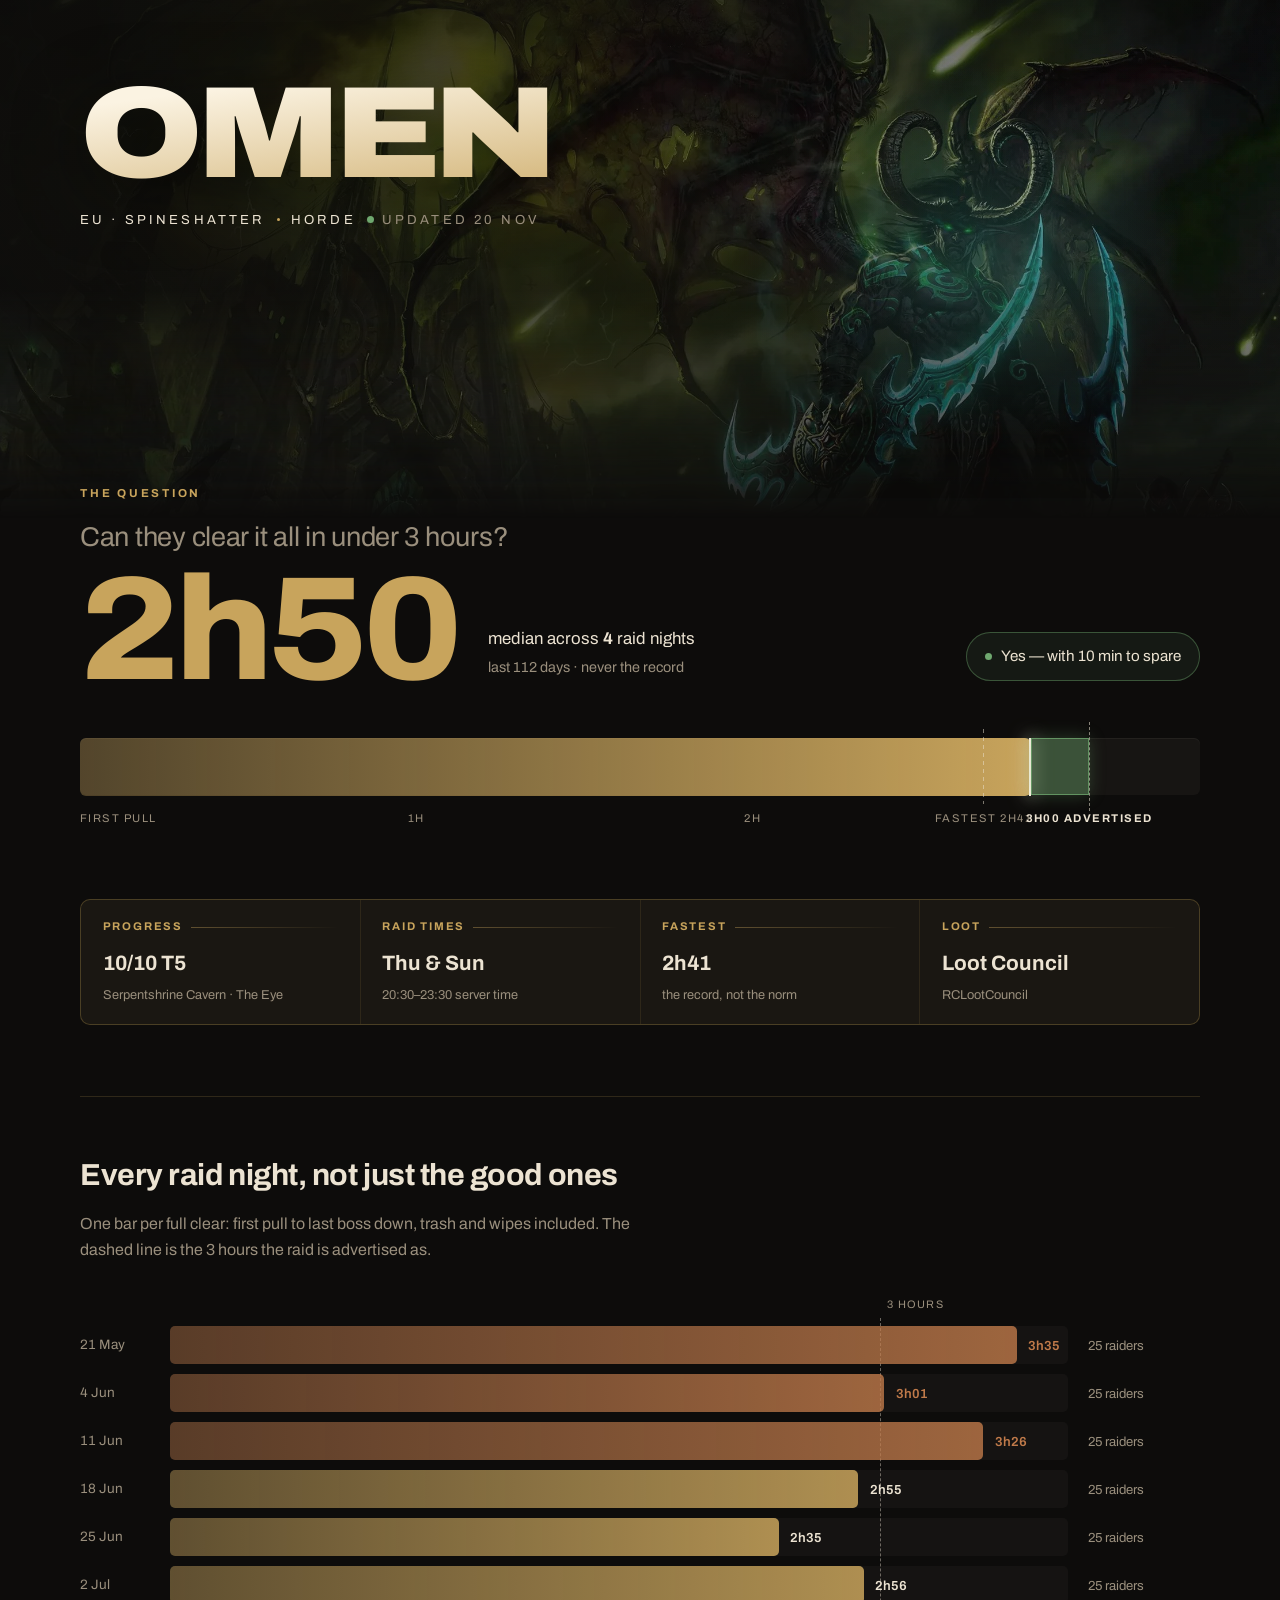
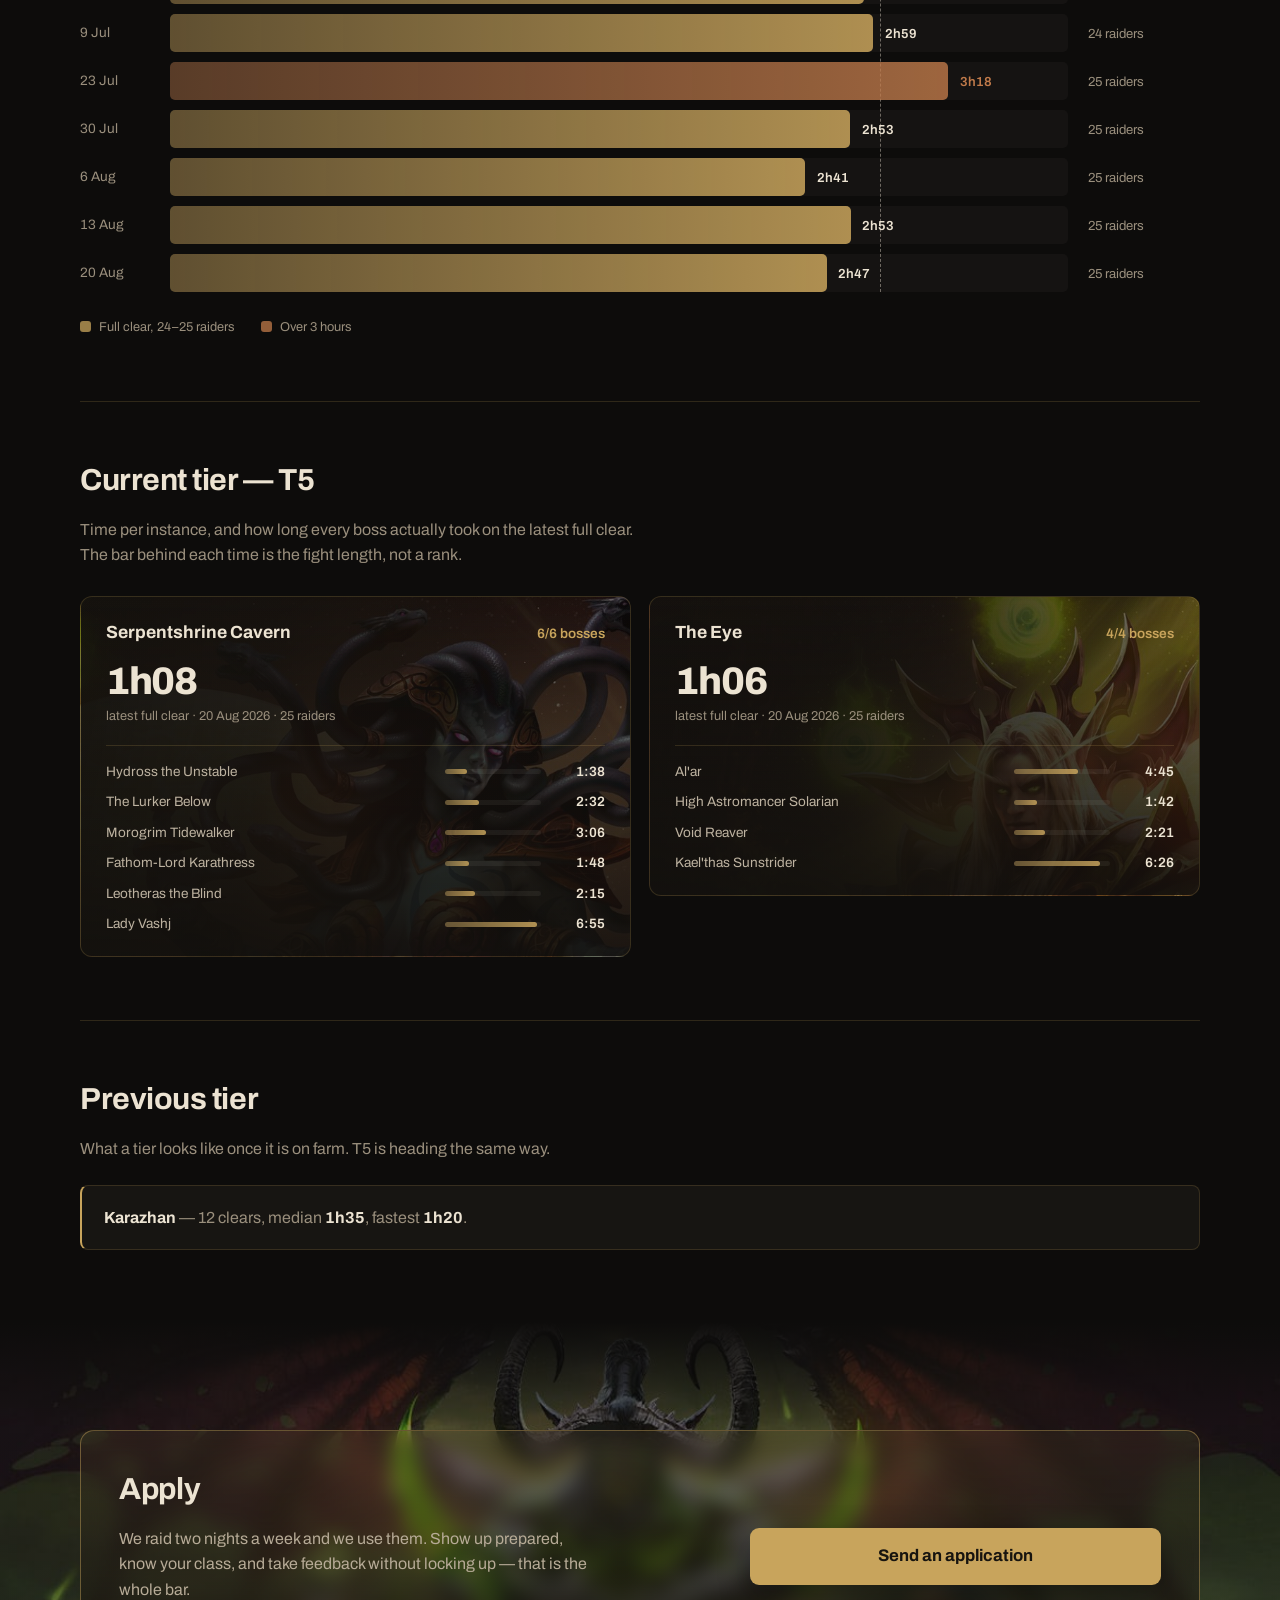
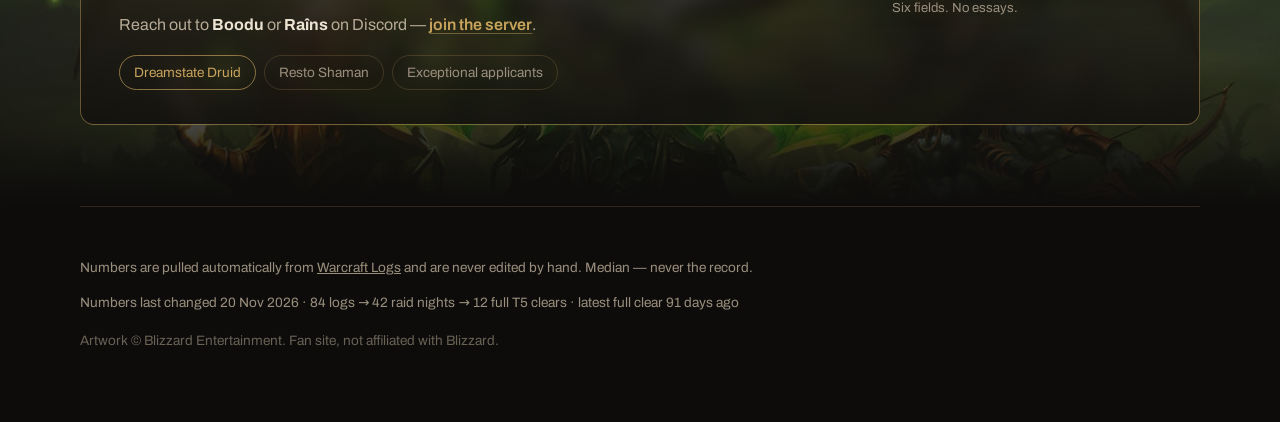
<file: site/index.html>
<!doctype html>
<html lang="en">
<head>
<meta charset="utf-8">
<meta name="viewport" content="width=device-width, initial-scale=1">
<title>Omen · Spineshatter</title>

<!-- OG-TAGS: kraever ABSOLUTTE url'er. Naar domaenet lander, rettes de her —
     og kun her. Beskrivelsen opdateres af scripts/fetch_data.py, ikke af
     browseren, fordi Discord laeser den statiske vaerdi.
     ROER IKKE FORMATET: update_og_tags() i fetch_data.py matcher praecis
     <meta property="..." content="..."> med den her attribut-raekkefoelge. -->
<meta property="og:type" content="website">
<meta property="og:site_name" content="Omen">
<meta property="og:title" content="Omen · Spineshatter — 10/10 T5, median clear 2h56">
<meta property="og:description" content="Thursdays 20:30-23:30 server time. Wall-clock clear time from first pull to last boss, trash and wipes included. Median across 5 raid nights — never the record.">
<meta property="og:url" content="https://omenguild.com/">
<meta property="og:image" content="https://omenguild.com/art/t6-illidan.webp">
<meta name="theme-color" content="#0d0c0b">

<!-- Fonten ligger hos os selv, ikke hos Google — se noten i style.css.
     preload, fordi @font-face staar inde i style.css: uden den her linje
     opdager browseren foerst fonten, naar CSS'en er hentet og parset, og
     saa naar man at se systemfonten skifte. -->
<link rel="preload" href="fonts/archivo-var.woff2" as="font" type="font/woff2" crossorigin>

<!-- ?v= er IKKE pynt. Browseren og Cloudflare har lov at gemme style.css i
     timevis, mens index.html altid hentes frisk. Uden versionen kan en
     besoegende koere NY html med GAMMEL css — og en manglende variabel gaar
     ikke i stykker med en fejl: hele background-linjen bliver ugyldig, saa
     medianbaren stod sort, og en slettet section-regel tegnede en guldstreg
     hen over hero'en. Nyt tal her HVER gang style.css aendrer sig. -->
<link rel="stylesheet" href="style.css?v=2">
<style>
/* ---------- HERO ---------- */
/* Kunsten hoerer til hero'en, ikke til hele siden: den staar bag navnet,
   toner ud inden tallene, og lader data overtage laengere nede. */
header {
  --hero-h: clamp(20rem, 58vh, 32.5rem);
  position: relative;
  height: var(--hero-h);
  overflow: hidden;
}

/* Kunsten skal DOE UD nedad, ikke klippes af. Uden masken stopper hero'en
   haardt ved sin underkant, og fordi body'ens baggrund har sine egne
   radialer, giver det et synligt spring tvaers over siden — maalt til 3,1
   lysstyrke-enheder, praecis der hvor spoergsmaalet staar. */
.hero-art {
  position: absolute;
  inset: 0;
  /* Illidan i toppen: han er Black Temple, altsaa naeste tier. Siden er klar
     til Phase 3 uden at skulle skifte hero-kunst paa dagen. */
  background: url("art/t6-illidan.webp") 62% 30% / cover no-repeat;
  transform: scale(1.08);
  mask-image: linear-gradient(180deg, #000 0%, #000 56%, transparent 96%);
  animation: drift 26s ease-in-out infinite alternate;
}
/* Sloeret skal doe ud efter NOEJAGTIG samme kurve som kunsten. Det vandrette
   lag har ingen lodret udtoning i sig selv, saa uden masken moerkner det
   stadig de sidste raekker — og saa staar sommen der bare svagere. */
.hero-scrim {
  position: absolute;
  inset: 0;
  background:
    linear-gradient(90deg, rgba(13,12,11,0.94) 0%, rgba(13,12,11,0.62) 42%, rgba(13,12,11,0.08) 100%),
    linear-gradient(180deg, rgba(13,12,11,0.55) 0%, rgba(13,12,11,0.05) 30%, rgba(13,12,11,0.7) 74%, rgba(13,12,11,0) 100%);
  mask-image: linear-gradient(180deg, #000 0%, #000 56%, transparent 96%);
}

/* ---------- FEL: Illidans eget lys ---------- */
/* Gloeden i hans oejne og glaives er groenblaa, ikke guld. Hero'en faar sit
   eget lag i den farve. Guld bliver paa tallene — ellers slaas de to farver
   om opmaerksomheden. */
.fel-bloom {
  position: absolute;
  top: 6%; right: 5%;
  width: min(28rem, 60vw); aspect-ratio: 1;
  background: radial-gradient(circle, rgba(87,214,196,0.20) 0%, rgba(87,214,196,0.07) 38%, transparent 60%);
  animation: fel-breathe 6.5s ease-in-out infinite alternate;
}
/* Masken lader motes tone ud i begge ender i stedet for at blive klippet.
   En halvt afklippet mote med gloed er et blink praecis paa kanten. */
.fel-field {
  position: absolute;
  inset: 0;
  overflow: hidden;
  mask-image: linear-gradient(180deg, transparent 0%, #000 12%, #000 84%, transparent 99%);
}
.mote {
  position: absolute;
  bottom: -14px;
  width: 4px; height: 4px;
  border-radius: 50%;
  background: var(--fel);
  box-shadow: 0 0 11px 2px rgba(87,214,196,0.5);
  opacity: 0;
  animation: fel-rise 13s linear infinite;
}

.hero-inner { position: relative; padding-top: clamp(2.5rem, 9vh, 5.75rem); }

.masthead {
  margin: 0;
  /* Maksimum sat af Simon i design-canvas'et: 130px = 8.125rem.
     Mellemleddet betyder, at navnet vokser med vinduet indtil ca.
     1040px bredde og derefter staar stille. */
  font-size: clamp(3.75rem, 12.5vw, 8.125rem);
  line-height: 0.82;
  font-weight: 900;
  font-variation-settings: "wdth" 116;
  letter-spacing: -0.045em;
  text-transform: uppercase;
  background: linear-gradient(172deg, #fbf3e2 10%, var(--gold) 82%);
  -webkit-background-clip: text;
  background-clip: text;
  color: transparent;
  filter: drop-shadow(0 14px 34px rgba(0,0,0,0.6));
  animation: rise-blur 1s cubic-bezier(0.16,1,0.3,1) both;
}
/* Fallback: kan browseren ikke klippe gradient til tekst, faar den guld. */
@supports not (background-clip: text) { .masthead { color: var(--gold); } }

.tagline {
  display: flex;
  flex-wrap: wrap;
  align-items: center;
  gap: 0.7rem;
  margin: 1.35rem 0 0;
  font-size: clamp(0.7rem, 1.7vw, 0.82rem);
  letter-spacing: 0.24em;
  text-transform: uppercase;
  animation: rise 0.9s cubic-bezier(0.16,1,0.3,1) 0.18s both;
}
.dot { width: 3px; height: 3px; border-radius: 50%; background: var(--gold); }
.live { display: inline-flex; align-items: center; gap: 0.5rem; color: var(--muted); }
.pip { width: 7px; height: 7px; border-radius: 50%; background: var(--good); animation: pulse 2.6s ease-out infinite; }

/* ---------- BUDGET ---------- */
.budget { position: relative; margin-top: clamp(-3rem, -4vh, -2rem); padding-bottom: 0.5rem; }
.eyebrow { margin: 0; font-size: 0.72rem; font-weight: 700; letter-spacing: 0.24em; text-transform: uppercase; color: var(--gold); }
.question { margin: 0.85rem 0 0; font-size: clamp(1.1rem, 2.6vw, 1.7rem); font-weight: 400; color: var(--muted); letter-spacing: -0.01em; }

.answer { display: flex; align-items: flex-end; flex-wrap: wrap; gap: 0.75rem 1.9rem; margin-top: 0.6rem; }
.figure {
  font-size: clamp(3.5rem, 11.5vw, 9.25rem);
  line-height: 0.84;
  font-weight: 800;
  font-variation-settings: "wdth" 108;
  letter-spacing: -0.035em;
  color: var(--gold);
  font-variant-numeric: tabular-nums;
  animation: shutter 1.1s cubic-bezier(0.16,1,0.3,1) 0.3s both;
}
.qual { padding-bottom: 0.85rem; }
.qual .big { font-size: 1.05rem; color: var(--text); }
.qual .small { font-size: 0.9rem; color: var(--muted); margin-top: 0.2rem; }

.verdict {
  margin-left: auto;
  margin-bottom: 0.75rem;
  display: inline-flex;
  align-items: center;
  gap: 0.6rem;
  padding: 0.7rem 1.1rem;
  border-radius: 999px;
  border: 1px solid rgba(111,168,111,0.42);
  background: rgba(111,168,111,0.09);
  font-size: 0.95rem;
  animation: rise 0.8s cubic-bezier(0.16,1,0.3,1) 0.85s both;
}
.verdict.over { border-color: rgba(192,122,74,0.5); background: rgba(192,122,74,0.1); }
.verdict.over .pip { background: var(--warn); }

/* Maaleren: hele aftenens budget som ét spor. Fyldet er medianen, den
   stiplede streg er de 3 timer, og hullet imellem er sandheden — groent
   naar der er tid tilovers, orange naar der ikke er. */
.meter { margin-top: clamp(2rem, 5vh, 3.25rem); }
.meter-track {
  position: relative;
  height: clamp(2.4rem, 5vw, 3.6rem);
  border-radius: 6px;
  background: rgba(236,227,210,0.045);
  box-shadow: inset 0 1px 0 rgba(236,227,210,0.06);
}
.meter-fill {
  position: absolute;
  inset: 0 auto 0 0;
  border-radius: 6px;
  background: linear-gradient(90deg, rgba(200,164,92,0.34), var(--gold));
  transform-origin: left center;
  animation: grow 1.5s cubic-bezier(0.16,1,0.3,1) 0.55s both;
}
.meter-fill.over { background: linear-gradient(90deg, rgba(192,122,74,0.32), var(--warn)); }
.meter-fill::after {
  content: "";
  position: absolute; top: 0; bottom: 0; right: 0; width: 2px;
  background: #fbf3e2;
  box-shadow: 0 0 18px 2px rgba(251,243,226,0.55);
}
/* Hullet mellem medianen og de 3 timer ER pointen med maaleren. Det er tit
   kun et par procent af sporet, saa det skal have kontrast nok til at ses. */
.meter-gap {
  position: absolute; top: 0; bottom: 0;
  background: rgba(111,168,111,0.42);
  box-shadow: inset 0 0 0 1px rgba(111,168,111,0.75), 0 0 16px rgba(111,168,111,0.3);
}
.meter-gap.over { background: rgba(192,122,74,0.45); box-shadow: inset 0 0 0 1px rgba(192,122,74,0.8), 0 0 16px rgba(192,122,74,0.3); }
.meter-best { position: absolute; top: -9px; bottom: -9px; width: 1px; background: repeating-linear-gradient(180deg, rgba(236,227,210,0.5) 0 4px, transparent 4px 8px); }
.meter-limit { position: absolute; top: -16px; bottom: -16px; width: 0; border-left: 1px dashed rgba(236,227,210,0.55); }

.meter-scale { position: relative; height: 2.2rem; margin-top: 0.9rem; font-size: 0.7rem; letter-spacing: 0.13em; text-transform: uppercase; color: var(--muted); }
/* Etiketterne flyttes med MARGIN-LEFT, ikke med left. Grunden er en faelde,
   der koster en time, hvis man ikke kender den: en absolut placeret boks med
   "left: 90%" faar kun den plads, der er tilbage til hoejre for de 90%, og
   selv "width: max-content" bliver klemt ned i det hul — her til 1px. Saa
   flyder nowrap-teksten ud af siden. Med "left: 0" maales boksen mod HELE
   sporet, og margenen skubber den bagefter paa plads. Bemaerk MIN-width:
   "width: max-content" kan stadig klemmes af den plads, der er til raadighed
   — en minimumsbredde kan ikke.
   Paa brede skaerme gemmer spildet sig i sidemargenen, saa fejlen ses
   foerst paa mobil. JS saetter margin-left, ikke left. */
.tick { position: absolute; top: 0; left: 0; min-width: max-content; transform: translateX(-50%); white-space: nowrap; }
.tick.start { transform: none; }
/* .at-limit og IKKE .limit: barernes 3-timers-streg hedder ogsaa .limit,
   og saa arvede etiketten dens top, width:0 og stiplede kant. */
.tick.at-limit { color: var(--text); font-weight: 700; }

/* ---------- FACTS ---------- */
.facts {
  margin: clamp(2.5rem, 6vh, 4rem) 0 0;
  display: grid;
  grid-template-columns: repeat(auto-fit, minmax(min(100%, 13rem), 1fr));
  gap: 1px;
  background: var(--line);
  border: 1px solid var(--line);
  border-radius: 10px;
  overflow: hidden;
}
.fact { background: rgba(24,21,18,0.86); padding: 1.15rem 1.35rem; backdrop-filter: blur(6px); animation: rise 0.7s cubic-bezier(0.16,1,0.3,1) both; }
.fact:nth-child(1) { animation-delay: 0.95s; }
.fact:nth-child(2) { animation-delay: 1.03s; }
.fact:nth-child(3) { animation-delay: 1.11s; }
.fact:nth-child(4) { animation-delay: 1.19s; }
/* Etiketten skal kunne ses, uden at slaas med tallet under den. Derfor en
   ANDEN slags vaegt end vaerdien: guld, fed og spaerret i stedet for stor. */
.fact dt { display: flex; align-items: center; gap: 0.5rem; color: var(--gold); font-size: 0.7rem; font-weight: 700; letter-spacing: 0.16em; text-transform: uppercase; }
.fact dt::after { content: ""; flex: 1; height: 1px; background: linear-gradient(90deg, rgba(200,164,92,0.4), transparent); }
.fact dd { margin: 0.7rem 0 0; font-size: 1.3rem; font-weight: 700; font-variant-numeric: tabular-nums; }
.fact dd small { display: block; font-size: 0.8rem; font-weight: 400; color: var(--muted); margin-top: 0.25rem; }

/* ---------- SEKTIONER ---------- */
.band { padding-top: clamp(2.5rem, 6vh, 3.4rem); margin-top: clamp(3rem, 7vh, 4.9rem); border-top: 1px solid var(--line); }

/* ---------- CONSISTENCY BARS ---------- */
.bars-wrap {
  position: relative;
  padding-top: 2.1rem;
  margin-top: 1.9rem;
  /* Kolonnebredderne bor her, saa stregen og raekkerne regner paa de samme
     tal. Aendrer du den ene, foelger den anden med. */
  --col-date: 4.4rem;
  --col-meta: 7rem;
  --col-gap: 1.25rem;
}
.bars { display: grid; gap: 0.65rem; }
/* Tre faste kolonner, ikke flex. Ellers bestemmer laengden af etiketten til
   hoejre, hvor bredt sporet bliver, og saa maaler barerne ikke det samme. */
.bar-row { display: grid; grid-template-columns: var(--col-date) 1fr var(--col-meta); align-items: center; gap: var(--col-gap); }
.bar-date { color: var(--muted); font-size: 0.85rem; font-variant-numeric: tabular-nums; }
.bar-track { position: relative; height: 2.35rem; border-radius: 5px; background: rgba(236,227,210,0.035); }
.bar-fill {
  position: absolute; inset: 0 auto 0 0;
  border-radius: 5px;
  transform-origin: left center;
  background: linear-gradient(90deg, rgba(200,164,92,0.42), rgba(200,164,92,0.86));
  animation: grow 0.85s cubic-bezier(0.16,1,0.3,1) both;
}
/* Farverne har et rangfoelge-problem: en aften kan baade vaere lille og
   ufuldstaendig. "Ufuldstaendig" vinder altid, fordi den er grunden til, at
   tiden ikke maa laeses som en clear-tid. Derfor staar .partial SIDST. */
.bar-row.small .bar-fill { background: linear-gradient(90deg, rgba(140,150,175,0.4), rgba(140,150,175,0.62)); }
.bar-fill.median { background: linear-gradient(90deg, rgba(200,164,92,0.6), var(--gold-bright)); box-shadow: 0 0 26px rgba(200,164,92,0.28); }
.bar-fill.over { background: linear-gradient(90deg, rgba(192,122,74,0.4), rgba(192,122,74,0.8)); }
.bar-fill.partial { background: linear-gradient(90deg, rgba(192,122,74,0.42), rgba(192,122,74,0.68)); }
/* Tallet ligger i sit eget lag, ikke inde i baren. Ellers skubber teksten
   smalle barer ud i bredden. */
.bar-value { position: absolute; top: 0; bottom: 0; display: flex; align-items: center; min-width: max-content; font-size: 0.82rem; font-weight: 600; font-variant-numeric: tabular-nums; white-space: nowrap; }
/* Uden for baren som udgangspunkt — det er den aabne, moderne aflaesning.
   JS flytter den ind i baren, hvis den ellers ville stikke ud af sporet. */
.bar-value.outside { padding-left: 0.7rem; color: var(--text); }
.bar-value.inside { padding-right: 0.7rem; color: #17140f; }
.bar-value.on-median { color: var(--gold-bright); }
.bar-value.on-over { color: var(--warn); }
.bar-value.inside.on-median, .bar-value.inside.on-over { color: #17140f; }
.bar-meta { font-size: 0.82rem; color: var(--muted); white-space: nowrap; overflow: hidden; text-overflow: ellipsis; }

/* Stregen skal maale paa NOEJAGTIG samme spor som barerne. Derfor ligger den
   i et overlay med det samme kolonne-template — ikke ovenpaa hele sektionens
   bredde, hvor en aften over 3 timer kom til at se ud som om den laa under. */
.limit-layer { position: absolute; inset: 0; display: grid; grid-template-columns: var(--col-date) 1fr var(--col-meta); gap: var(--col-gap); pointer-events: none; }
.limit-col { position: relative; }
.limit { position: absolute; top: 1.55rem; bottom: 0; width: 0; border-left: 1px dashed rgba(236,227,210,0.42); }
.limit span { position: absolute; top: -1.35rem; left: 0.4rem; min-width: max-content; font-size: 0.68rem; letter-spacing: 0.12em; text-transform: uppercase; color: var(--muted); white-space: nowrap; }

.legend { display: flex; flex-wrap: wrap; gap: 0.8rem 1.6rem; margin-top: 1.6rem; font-size: 0.8rem; color: var(--muted); }
.legend i { display: inline-block; width: 11px; height: 11px; border-radius: 3px; margin-right: 0.5rem; vertical-align: -1px; }

/* ---------- TIER CARDS ---------- */
/* align-items: start — uden den straekker grid'et alle kort i raekken til
   samme hoejde, og et kort med faerre bosser staar tomt i bunden. */
.cards { display: grid; grid-template-columns: repeat(auto-fit, minmax(min(100%, 20rem), 1fr)); gap: 1.15rem; margin-top: 1.75rem; align-items: start; }
/* Hvert kort viser SIT udsnit af den samme kunst: Kael'thas til The Eye,
   Vashj til Serpentshrine. Ét billede, to udsnit — browseren henter det kun
   én gang. --art-x saettes pr. kort i JS og styrer hvilken figur der rammes. */
.card {
  position: relative;
  border: 1px solid rgba(200,164,92,0.2);
  border-radius: 12px;
  padding: 1.4rem 1.55rem 1.3rem;
  background:
    /* To slor over billedet. Det lodrette moerkner nedad, hvor kill-tiderne
       staar — ellers ligger tallene oven paa figurens lyseste partier. */
    linear-gradient(180deg, rgba(18,16,13,0) 0%, rgba(18,16,13,0.42) 44%, rgba(18,16,13,0.9) 100%),
    /* Det vandrette holder venstre side moerk, hvor tid og dato staar. */
    linear-gradient(100deg, rgba(18,16,13,0.97) 0%, rgba(18,16,13,0.91) 34%, rgba(18,16,13,0.62) 74%, rgba(18,16,13,0.46) 100%),
    /* 300% og ikke cover: med cover skaleres billedet til kortets hoejde, og
       saa er der naesten intet at panorere i — begge kort ville vise det
       samme. Den LODRETTE position er et fast maal og ikke en procent, saa
       udsnittet ikke flytter sig, naar kortene faar forskellig hoejde. */
    url("art/t5-kaelthas-vashj.jpg") var(--art-x, 50%) -26px / 300% auto no-repeat,
    rgba(24,21,18,0.86);
  animation: rise 0.75s cubic-bezier(0.16,1,0.3,1) both;
}
.card-head { display: flex; align-items: baseline; justify-content: space-between; gap: 1rem; }
.card h3 { margin: 0; font-size: 1.1rem; font-weight: 700; }
.card .prog { font-size: 0.85rem; font-weight: 600; color: var(--gold); font-variant-numeric: tabular-nums; white-space: nowrap; }
.card .time { margin-top: 0.9rem; font-size: 2.4rem; font-weight: 800; letter-spacing: -0.03em; font-variant-numeric: tabular-nums; line-height: 1; }
.card .when { margin-top: 0.35rem; font-size: 0.8rem; color: var(--muted); }

.kills { margin-top: 1.2rem; padding-top: 0.9rem; border-top: 1px solid var(--line); display: grid; gap: 0.55rem; font-size: 0.85rem; font-variant-numeric: tabular-nums; }
.kill { display: grid; grid-template-columns: 1fr 6rem 3.1rem; align-items: center; gap: 0.9rem; }
/* Lidt lysere end --muted: listen ligger oven paa kunsten og skal stadig
   kunne laeses. Tiden faar fuld styrke — den er grunden til at man kigger. */
.kill .name { color: #bdb2a0; overflow: hidden; text-overflow: ellipsis; white-space: nowrap; }
.kill .dur { text-align: right; font-weight: 600; color: var(--text); }
.kill-track { height: 5px; border-radius: 3px; background: rgba(236,227,210,0.06); }
.kill-bar { display: block; height: 100%; border-radius: 3px; background: linear-gradient(90deg, rgba(200,164,92,0.4), rgba(200,164,92,0.85)); transform-origin: left center; animation: grow 0.7s cubic-bezier(0.16,1,0.3,1) both; }

/* ---------- PREVIOUS TIER ---------- */
.previous { margin: 1.5rem 0 0; background: var(--panel); border: 1px solid var(--line); border-left: 2px solid var(--gold); border-radius: 8px; padding: 1.15rem 1.35rem; color: var(--muted); }
.previous b { color: var(--text); font-variant-numeric: tabular-nums; }

/* ---------- APPLY ---------- */
/* Alle tre bosser bag ansoegningen: Kael'thas og Vashj er dem, guilden har
   lagt ned, Illidan er den der venter. Sektionen handler om at komme med
   videre, og kunsten viser baade hvad der er naaet og hvorhen. */
.apply-section { position: relative; margin-top: clamp(3.5rem, 8vh, 5.5rem); padding: clamp(4rem, 12vh, 7.5rem) 0 clamp(3.5rem, 9vh, 5.75rem); }
.apply-art { position: absolute; inset: 0; background: url("art/tbc-alle-tre.jpeg") center 36% / cover no-repeat; }
/* Illidan maa gerne ses — men teksten i boksen skal vinde. Boksen har sit
   eget panel med blur ovenpaa, saa sloeret her maa vaere lettere end i hero'en. */
.apply-art::after { content: ""; position: absolute; inset: 0; background: linear-gradient(180deg, var(--bg) 0%, rgba(13,12,11,0.5) 22%, rgba(13,12,11,0.58) 70%, var(--bg) 100%); }
.apply {
  position: relative;
  display: grid;
  grid-template-columns: 1fr;
  gap: 1.6rem;
  align-items: center;
  border: 1px solid rgba(200,164,92,0.45);
  border-radius: 14px;
  background: linear-gradient(180deg, rgba(200,164,92,0.08), rgba(20,18,15,0.9));
  backdrop-filter: blur(10px);
  padding: clamp(1.5rem, 4vw, 2.15rem) clamp(1.35rem, 4vw, 2.4rem);
}
@media (min-width: 48rem) { .apply { grid-template-columns: 1.45fr 1fr; gap: 2.25rem; } }
.apply h2 { margin-bottom: 0.75rem; }
.apply p { margin: 0 0 0.6rem; color: #b7ab97; max-width: 52ch; }
.apply p b { color: var(--text); }
.apply .discord { color: var(--gold); font-weight: 600; text-decoration-color: rgba(200,164,92,0.45); text-underline-offset: 0.2em; white-space: nowrap; }
.apply .discord:hover { text-decoration-color: var(--gold); }
.needs { margin-top: 1.1rem; display: flex; flex-wrap: wrap; gap: 0.55rem; }
.need { border: 1px solid rgba(200,164,92,0.2); border-radius: 999px; padding: 0.35rem 0.85rem; font-size: 0.85rem; color: var(--muted); }
.need.hot { border-color: rgba(200,164,92,0.65); color: var(--gold); }

/* ---------- MOTION ---------- */
@keyframes drift { from { transform: scale(1.08) translate3d(0,0,0); } to { transform: scale(1.14) translate3d(-18px,-10px,0); } }
@keyframes rise { from { opacity: 0; transform: translateY(18px); } to { opacity: 1; transform: none; } }
@keyframes rise-blur { from { opacity: 0; transform: translateY(26px); filter: blur(14px) drop-shadow(0 14px 34px rgba(0,0,0,0.6)); } to { opacity: 1; transform: none; filter: blur(0) drop-shadow(0 14px 34px rgba(0,0,0,0.6)); } }
@keyframes shutter { from { opacity: 0; clip-path: inset(100% 0 0 0); transform: translateY(14px); } to { opacity: 1; clip-path: inset(0 0 0 0); transform: none; } }
@keyframes grow { from { transform: scaleX(0); } to { transform: scaleX(1); } }
@keyframes pulse { 0% { box-shadow: 0 0 0 0 rgba(111,168,111,0.5); } 70%, 100% { box-shadow: 0 0 0 9px rgba(111,168,111,0); } }
@keyframes fel-breathe { from { opacity: 0.4; transform: scale(0.9); } to { opacity: 1; transform: scale(1.08); } }
/* Motes skal vaere slukkede FOER de rammer hero'ens overkant — ellers
   klipper masken dem af midt i luften. Rejsen er hero'ens egen hoejde. */
@keyframes fel-rise {
  0%   { opacity: 0; transform: translate3d(0, 0, 0) scale(0.7); }
  12%  { opacity: 0.85; }
  58%  { opacity: 0.5; }
  86%, 100% { opacity: 0; transform: translate3d(28px, calc(var(--hero-h) * -1), 0) scale(1.2); }
}

/* ---------- SMALLE SKAERME ---------- */
@media (max-width: 40rem) {
  .bars-wrap { --col-date: 3.3rem; --col-meta: 4.4rem; --col-gap: 0.7rem; }
  .bar-meta { font-size: 0.72rem; }
  .verdict { margin-left: 0; }
  /* Etiketterne paa maaleren kan ikke staa ved siden af hinanden paa 350px.
     Kun de to, der baerer historien, bliver staaende.
     3-timers-mærket VENDES om, saa det ender PAA stregen i stedet for at
     vaere centreret om den — centreret stikker det ud over hoejre kant.
     Brug ikke "left:auto; right:0" her: saa er boksen overbestemt, kollapser
     til 1px, og nowrap-teksten flyder 126px ud af siden. */
  .tick.at-limit { transform: translateX(-100%); padding-right: 0.45rem; }
  .tick.hour, .tick.best { display: none; }
  /* Samme historie ved barerne: centreret om stregen lander etiketten oven i
     "25 raiders". Den vendes om og laegger sig til venstre for stregen. */
  .limit span { left: auto; right: 0.4rem; }
  .kill { grid-template-columns: 1fr 3.1rem; gap: 0.75rem; }
  .kill-track { display: none; }
  .card .time { font-size: 2rem; }
}
</style>
</head>
<body>

<header>
  <div class="hero-art" role="img" aria-label="Illidan Stormrage at the Black Temple"></div>
  <div class="hero-scrim"></div>
  <div class="fel-bloom"></div>
  <div class="fel-field" aria-hidden="true">
    <span class="mote" style="left:52%;animation-delay:0s;animation-duration:14s"></span>
    <span class="mote" style="left:58%;animation-delay:5.2s;animation-duration:12s"></span>
    <span class="mote" style="left:63%;animation-delay:9.6s;animation-duration:16s"></span>
    <span class="mote" style="left:68%;animation-delay:2.7s;animation-duration:11s"></span>
    <span class="mote" style="left:71%;animation-delay:11.4s;animation-duration:15s"></span>
    <span class="mote" style="left:75%;animation-delay:6.8s;animation-duration:13s"></span>
    <span class="mote" style="left:79%;animation-delay:1.5s;animation-duration:17s"></span>
    <span class="mote" style="left:83%;animation-delay:8.1s;animation-duration:12s"></span>
    <span class="mote" style="left:87%;animation-delay:3.9s;animation-duration:14s"></span>
    <span class="mote" style="left:91%;animation-delay:12.7s;animation-duration:11s"></span>
    <span class="mote" style="left:95%;animation-delay:7.3s;animation-duration:16s"></span>
    <span class="mote" style="left:34%;animation-delay:10.2s;animation-duration:18s"></span>
  </div>

  <div class="shell hero-inner">
    <h1 class="masthead">Omen</h1>
    <p class="tagline">
      <span>EU · Spineshatter</span><span class="dot"></span>
      <span>Horde</span>
      <span class="live"><span class="pip"></span><span id="updated">—</span></span>
    </p>
  </div>
</header>

<div class="shell">

  <section class="budget">
    <p class="eyebrow">The question</p>
    <p class="question">Can they clear it all in under 3 hours?</p>

    <div class="answer">
      <span class="figure" id="median">—</span>
      <div class="qual" id="median-note"><div class="small">loading…</div></div>
      <div class="verdict" id="verdict" hidden>
        <span class="pip"></span><span id="verdict-text"></span>
      </div>
    </div>

    <div class="meter" id="meter" hidden>
      <div class="meter-track">
        <div class="meter-fill" id="meter-fill"></div>
        <div class="meter-gap" id="meter-gap"></div>
        <div class="meter-best" id="meter-best"></div>
        <div class="meter-limit" id="meter-limit"></div>
      </div>
      <div class="meter-scale" id="meter-scale"></div>
    </div>

    <dl class="facts">
      <div class="fact"><dt>Progress</dt><dd id="prog">—</dd></div>
      <div class="fact"><dt>Raid times</dt><dd>Thu &amp; Sun<small>20:30–23:30 server time</small></dd></div>
      <div class="fact"><dt>Fastest</dt><dd id="best">—<small>the record, not the norm</small></dd></div>
      <div class="fact"><dt>Loot</dt><dd>Loot Council<small>RCLootCouncil</small></dd></div>
    </dl>
  </section>

  <section class="band">
    <h2>Every raid night, not just the good ones</h2>
    <p class="lede">
      One bar per full clear: first pull to last boss down, trash and wipes
      included. The dashed line is the 3 hours the raid is advertised as.
    </p>
    <div class="bars-wrap">
      <div class="limit-layer" aria-hidden="true">
        <span></span>
        <div class="limit-col">
          <div class="limit" id="limit" hidden><span>3 hours</span></div>
        </div>
        <span></span>
      </div>
      <div class="bars" id="bars"><p class="loading">loading…</p></div>
    </div>
    <div class="legend" id="legend"></div>
  </section>

  <section class="band">
    <h2 id="tier-title">Current tier</h2>
    <p class="lede">Time per instance, and how long every boss actually took on the latest full clear. The bar behind each time is the fight length, not a rank.</p>
    <div class="cards" id="cards"><p class="loading">loading…</p></div>
  </section>

  <section class="band">
    <h2>Previous tier</h2>
    <p class="lede">What a tier looks like once it is on farm. T5 is heading the same way.</p>
    <p class="previous" id="previous">—</p>
  </section>

</div>

<section class="apply-section">
  <div class="apply-art" role="img" aria-label="Kael'thas, Illidan and Lady Vashj"></div>
  <div class="shell">
    <div class="apply">
      <div>
        <h2>Apply</h2>
        <p>
          We raid two nights a week and we use them. Show up prepared, know your
          class, and take feedback without locking up — that is the whole bar.
        </p>
        <p>
          Reach out to <b>Boodu</b> or <b>Raîns</b> on Discord —
          <a class="discord" href="https://discord.gg/quAc3knuv" target="_blank" rel="noopener">
            join the server</a>.
        </p>
        <div class="needs" id="needs"></div>
      </div>
      <div>
        <a class="btn" href="apply.html">Send an application</a>
        <p style="margin-top:0.75rem;font-size:0.82rem;text-align:center;color:var(--muted)">
          Six fields. No essays.
        </p>
      </div>
    </div>
  </div>
</section>

<div class="shell">
  <footer>
    <p>
      Numbers are pulled automatically from
      <a href="https://fresh.warcraftlogs.com/guild/id/809023" target="_blank" rel="noopener">Warcraft Logs</a>
      and are never edited by hand. Median — never the record.
    </p>
    <p id="freshness">—</p>
    <p style="margin-top:1rem;opacity:0.65">
      Artwork © Blizzard Entertainment. Fan site, not affiliated with Blizzard.
    </p>
  </footer>
</div>

<script>
// RECRUITMENT NEEDS — the only thing on this page maintained by hand.
// "hot: true" highlights it. Edit here when the needs change.
const NEEDS = [
  { role: "Dreamstate Druid", hot: true },
  { role: "Resto Shaman", hot: false },
  { role: "Exceptional applicants", hot: false },
];

// Hvor i kort-billedet hver zones boss staar. Vaerdien er background-position-x:
// Kael'thas i venstre side, Vashj i hoejre. Rammer en ny tier ind, tilfoejes
// linjen her — mangler zonen, falder kortet tilbage paa 50% og ser stadig fint ud.
const ART_FOCUS = {
  "The Eye": "13%",                  // Kael'thas Sunstrider
  "Serpentshrine Cavern": "69%",     // Lady Vashj
};

const THREE_HOURS_MS = 3 * 60 * 60 * 1000;
const MONTHS = ["Jan","Feb","Mar","Apr","May","Jun","Jul","Aug","Sep","Oct","Nov","Dec"];

// Til hele raidaftener: sekunder er stoej paa et tal i timer.
const fmt = (ms) => {
  const total = Math.round(ms / 60000);
  const h = Math.floor(total / 60), m = total % 60;
  return h ? `${h}h${String(m).padStart(2, "0")}` : `${m} min`;
};

// Til bosskampe: sekunder er tvaertimod hele pointen. "2 min" kan daekke over
// baade 2:01 og 2:59, og det er to vidt forskellige kampe.
const fmtKill = (ms) => {
  const total = Math.round(ms / 1000);
  const m = Math.floor(total / 60), sec = String(total % 60).padStart(2, "0");
  if (m < 60) return `${m}:${sec}`;
  return `${Math.floor(m / 60)}:${String(m % 60).padStart(2, "0")}:${sec}`;
};

// Datoer skrives med maanedsnavn. "06-08" er tvetydigt for et internationalt
// publikum — halvdelen laeser det som 8. juni.
const shortDate = (iso) => {
  const d = new Date(iso);
  return `${d.getDate()} ${MONTHS[d.getMonth()]}`;
};
const longDate = (iso) => {
  const d = new Date(iso);
  return `${d.getDate()} ${MONTHS[d.getMonth()]} ${d.getFullYear()}`;
};

fetch("data.json")
  .then((r) => { if (!r.ok) throw new Error(`data.json: ${r.status}`); return r.json(); })
  .then(render)
  .catch((err) => {
    // Siden maa aldrig staa tom uden forklaring — saa er den vaerre end ingen side.
    document.getElementById("median-note").innerHTML =
      `<div class="small">could not load the data — try reloading</div>`;
    console.error(err);
  });

function render(data) {
  const s = data.summary;
  const under = s.median_wallclock_ms <= THREE_HOURS_MS;

  // ---- HERO ----
  document.getElementById("updated").textContent = `Updated ${shortDate(data.generated_at)}`;
  document.getElementById("median").textContent = s.median_display;
  document.getElementById("median-note").innerHTML =
    `<div class="big">median across <b>${s.nights_in_window}</b> raid nights</div>` +
    `<div class="small">last ${s.window_days} days · never the record</div>`;

  const verdict = document.getElementById("verdict");
  verdict.hidden = false;
  verdict.classList.toggle("over", !under);
  document.getElementById("verdict-text").textContent = under
    ? `Yes — with ${fmt(THREE_HOURS_MS - s.median_wallclock_ms)} to spare`
    : `No — ${fmt(s.median_wallclock_ms - THREE_HOURS_MS)} over the window`;

  // ---- BUDGET-MAALEREN ----
  // Sporet skaleres, saa BAADE de 3 timer og medianen altid er med, ogsaa
  // hvis medianen en dag ryger over. 1.11 giver luft nok til, at etiketten
  // yderst til hoejre ikke haenger ud over kanten.
  const meterMax = Math.max(THREE_HOURS_MS, s.median_wallclock_ms, s.best_wallclock_ms) * 1.11;
  const pctOf = (ms) => (ms / meterMax) * 100;
  const fillPct = pctOf(s.median_wallclock_ms);
  const limitPct = pctOf(THREE_HOURS_MS);
  const bestPct = pctOf(s.best_wallclock_ms);

  const fill = document.getElementById("meter-fill");
  fill.style.width = `${fillPct}%`;
  fill.classList.toggle("over", !under);

  // Hullet gaar fra medianen til 3-timers-stregen — uanset hvilken vej rundt.
  const gap = document.getElementById("meter-gap");
  gap.style.left = `${Math.min(fillPct, limitPct)}%`;
  gap.style.width = `${Math.abs(limitPct - fillPct)}%`;
  gap.classList.toggle("over", !under);

  document.getElementById("meter-best").style.left = `${bestPct}%`;
  document.getElementById("meter-limit").style.left = `${limitPct}%`;

  const scale = document.getElementById("meter-scale");
  scale.innerHTML = "";
  const addTick = (cls, left, text) => {
    const el = document.createElement("span");
    el.className = `tick ${cls}`;
    el.style.marginLeft = `${left}%`;   // ikke left — se noten ved .tick
    el.textContent = text;
    scale.appendChild(el);
  };
  addTick("start", 0, "First pull");
  for (let h = 1; h * 3600000 < meterMax * 0.97; h++) {
    if (h * 3600000 === THREE_HOURS_MS) continue;   // 3-timers-maerket har sin egen etiket
    addTick("hour", pctOf(h * 3600000), `${h}h`);
  }
  addTick("best", bestPct, `Fastest ${s.best_display}`);
  addTick("at-limit", limitPct, "3h00 advertised");
  document.getElementById("meter").hidden = false;

  const prog = data.progression[s.tier];
  document.getElementById("prog").innerHTML =
    `${prog.killed}/${prog.total} ${s.tier}<small>${s.tier_zones.join(" · ")}</small>`;
  document.getElementById("best").innerHTML =
    `${s.best_display}<small>the record, not the norm</small>`;

  // ---- CONSISTENCY BARS ----
  // KUN fulde, sammenhaengende clears. En aften hvor de kun tog SSC, eller
  // hvor Al'ar manglede, er hurtig af den forkerte grund — den hoerer ikke
  // hjemme i en graf om "hvor lang tid tager en clear". Det er samme
  // kvalifikation som medianen bruger, saa grafen og hovedtallet er enige.
  const nights = data.raids
    .filter((r) => r.full_tier_clear)
    .slice(0, 12)
    .reverse();

  const longest = Math.max(THREE_HOURS_MS, ...nights.map((n) => n.session_wallclock_ms));
  const barScale = longest * 1.06;
  const bars = document.getElementById("bars");
  bars.innerHTML = "";

  nights.forEach((night, i) => {
    const row = document.createElement("div");
    row.className = "bar-row" + (night.raid_size < 24 ? " small" : "");

    // Alle barer er nu fulde clears, saa etiketten har kun én opgave tilbage:
    // vise bemandingen. Regel 3 — en tid staar aldrig alene.
    const pct = (night.session_wallclock_ms / barScale) * 100;
    const isMedian = night.session_wallclock_ms === s.median_wallclock_ms;
    const isOver = night.session_wallclock_ms > THREE_HOURS_MS;

    const mark = [isOver ? "over" : "", isMedian ? "median" : ""].filter(Boolean).join(" ");
    const valueMark = [isOver ? "on-over" : "", isMedian ? "on-median" : ""].filter(Boolean).join(" ");

    row.innerHTML = `
      <span class="bar-date">${shortDate(night.started_at)}</span>
      <div class="bar-track">
        <div class="bar-fill ${mark}" style="width:${pct}%;animation-delay:${0.35 + i * 0.07}s"></div>
        <span class="bar-value outside ${valueMark}" style="left:${pct}%"
              data-pct="${pct}">${fmt(night.session_wallclock_ms)}${isMedian ? " · median" : ""}</span>
      </div>
      <span class="bar-meta">${night.raid_size} raiders</span>`;
    bars.appendChild(row);
  });

  // Etiketten staar UDEN FOR baren, fordi det laeses lettest. Men ved lange
  // barer stikker den ud af sporet — og saa maales den mod ingenting. Vi kan
  // ikke regne tekstbredden ud paa forhaand, saa vi maaler den bagefter og
  // flytter kun dem, der faktisk ikke kan vaere der.
  requestAnimationFrame(() => {
    bars.querySelectorAll(".bar-value").forEach((value) => {
      const track = value.parentElement.getBoundingClientRect();
      if (value.getBoundingClientRect().right > track.right - 2) {
        value.classList.replace("outside", "inside");
        value.style.left = "auto";
        value.style.right = `calc(100% - ${value.dataset.pct}%)`;
      }
    });
  });

  // 3-timers-stregen ligger i sit eget overlay med samme kolonner som
  // raekkerne, saa den maaler paa NOEJAGTIG samme spor som barerne.
  const limit = document.getElementById("limit");
  limit.style.left = `${(THREE_HOURS_MS / barScale) * 100}%`;
  limit.hidden = false;

  // Forklaringen bygges af det, der FAKTISK staar i grafen. En fast liste
  // ville vise en farve, ingen bar har — og saa leder man efter den.
  const legend = [];
  if (nights.some((n) => n.raid_size >= 24 && n.session_wallclock_ms <= THREE_HOURS_MS)) {
    legend.push(["rgba(200,164,92,0.75)", "Full clear, 24–25 raiders"]);
  }
  if (nights.some((n) => n.raid_size < 24)) {
    legend.push(["rgba(140,150,175,0.6)", "Full clear, under 24 raiders"]);
  }
  if (nights.some((n) => n.session_wallclock_ms > THREE_HOURS_MS)) {
    legend.push(["rgba(192,122,74,0.75)", "Over 3 hours"]);
  }
  if (nights.some((n) => n.session_wallclock_ms === s.median_wallclock_ms)) {
    legend.push(["#e6c680", "The median night"]);
  }
  document.getElementById("legend").innerHTML = legend
    .map(([colour, text]) => `<span><i style="background:${colour}"></i>${text}</span>`)
    .join("");

  // ---- TIER CARDS ----
  document.getElementById("tier-title").textContent = `Current tier — ${s.tier}`;
  const cards = document.getElementById("cards");
  cards.innerHTML = "";

  // Hvert kort laeser SIN EGEN zone, ikke aftenen som helhed. Ellers ville en
  // aften hvor fx Al'ar manglede diskvalificere HELE aftenen, og SSC-kortet
  // ville vise en aeldre og langsommere tid, selvom SSC faldt helt den aften.
  // data.raids er nyeste foerst, saa find() giver den seneste af sig selv.
  const zones = s.tier_zones.map((zoneName) => {
    const night = data.raids.find((r) => r.zones.some((z) => z.zone === zoneName && z.complete));
    return {
      zoneName,
      night,
      zone: night && night.zones.find((z) => z.zone === zoneName),
      p: data.progression.zones[zoneName],
    };
  });

  // Bosbarerne maales mod den laengste kamp i HELE tieren, ikke pr. kort.
  // Ellers ville Vashj og Kael'thas begge se ud som "den lange" i hver sin
  // kasse, og man kunne ikke sammenligne de to zoner med oejnene.
  const killScale = Math.max(
    1,
    ...zones.flatMap((z) => (z.zone ? z.zone.bosses.map((b) => b.duration_ms) : []))
  ) * 1.04;

  zones.forEach(({ zoneName, night, zone, p }, i) => {
    const card = document.createElement("div");
    card.className = "card";
    card.style.animationDelay = `${1.3 + i * 0.1}s`;
    if (ART_FOCUS[zoneName]) card.style.setProperty("--art-x", ART_FOCUS[zoneName]);

    const kills = zone
      ? `<div class="kills">${zone.bosses.map((b, k) => `
          <div class="kill">
            <span class="name">${b.name}</span>
            <span class="kill-track"><span class="kill-bar"
                  style="width:${(b.duration_ms / killScale) * 100}%;animation-delay:${1.5 + i * 0.1 + k * 0.05}s"></span></span>
            <span class="dur">${fmtKill(b.duration_ms)}</span>
          </div>`).join("")}</div>`
      : "";

    card.innerHTML = `
      <div class="card-head">
        <h3>${zoneName}</h3>
        <span class="prog">${p.killed}/${p.total} bosses</span>
      </div>
      <div class="time">${zone ? fmt(zone.wallclock_ms) : "—"}</div>
      <div class="when">latest full clear · ${night ? longDate(night.started_at) : "—"}${zone ? ` · ${zone.raid_size} raiders` : ""}</div>
      ${kills}`;
    cards.appendChild(card);
  });

  // ---- PREVIOUS TIER ----
  const prev = data.previous_tier;
  document.getElementById("previous").innerHTML = prev.median_display
    ? `<b>${prev.zones.join(", ")}</b> — ${prev.clear_count} clears, median
       <b>${prev.median_display}</b>, fastest <b>${prev.best_display}</b>.`
    : "No full clears recorded for the previous tier.";

  // ---- FOOTER ----
  // "last changed", ikke "updated": filen skrives kun, naar tallene har
  // flyttet sig, saa datoen er den sidste aendring — ikke sidste tjek.
  const since = s.days_since_last_full_clear;
  document.getElementById("freshness").textContent =
    `Numbers last changed ${longDate(data.generated_at)} · ` +
    `${s.report_count} logs → ${s.night_count} raid nights → ${s.full_clear_count} full ${s.tier} clears · ` +
    `latest full clear ${since === 0 ? "today" : since === 1 ? "yesterday" : `${since} days ago`}`;

  // ---- NEEDS ----
  document.getElementById("needs").innerHTML = NEEDS.map(
    (n) => `<span class="need${n.hot ? " hot" : ""}">${n.role}</span>`
  ).join("");
}
</script>
</body>
</html>
</file>
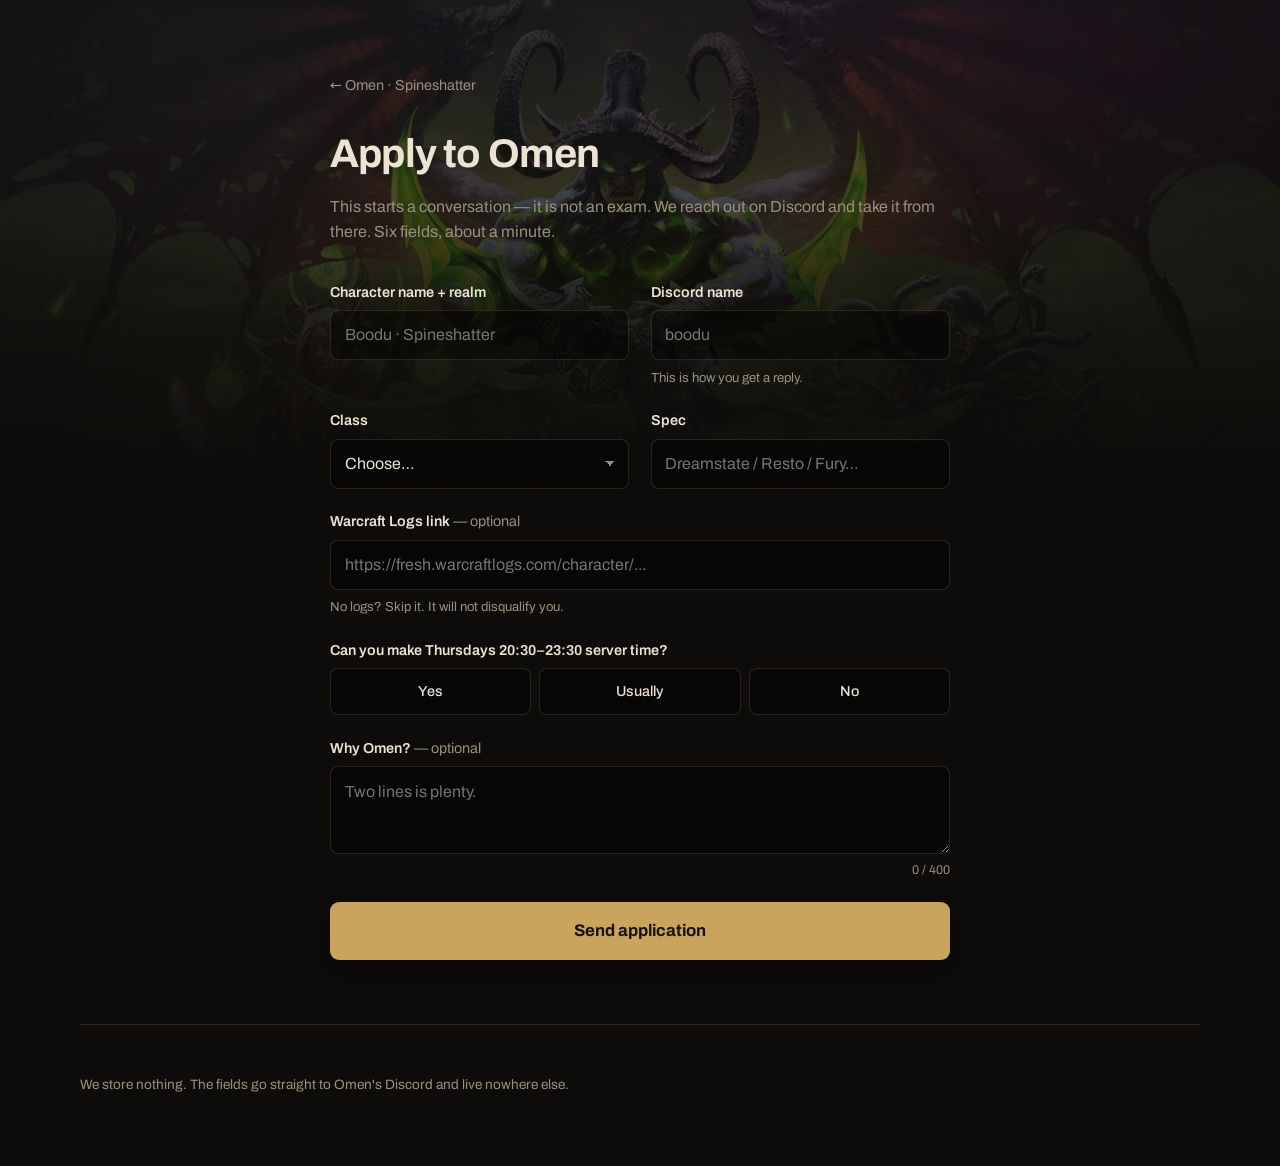
<file: site/apply.html>
<!doctype html>
<html lang="en">
<head>
<meta charset="utf-8">
<meta name="viewport" content="width=device-width, initial-scale=1">
<title>Apply · Omen</title>
<meta name="robots" content="noindex">
<meta name="theme-color" content="#0d0c0b">

<!-- Samme skrift som forsiden — ellers skifter typografien midt i floedet.
     Selve @font-face staar i style.css. -->
<link rel="preload" href="fonts/archivo-var.woff2" as="font" type="font/woff2" crossorigin>

<link rel="stylesheet" href="style.css?v=2">
<style>
.wrap { position: relative; max-width: 620px; margin-inline: auto; padding: clamp(2.5rem, 8vh, 5rem) 0 4rem; }
a.back { color: var(--muted); text-decoration: none; font-size: 0.9rem; }
a.back:hover { color: var(--text); }

/* Samme kunst som forsidens apply-sektion, saa de to sider foeles som ét sted. */
/* absolute, ikke fixed: baggrunden skal scrolle med indholdet. */
.page-art {
  position: absolute;
  inset: 0 0 auto 0;
  height: 60vh;
  z-index: -1;
  background: url("art/tbc-alle-tre.jpeg") center 26% / cover no-repeat;
  mask-image: linear-gradient(180deg, #000 0%, #000 45%, transparent 95%);
  opacity: 0.55;
}
.page-art::after {
  content: "";
  position: absolute;
  inset: 0;
  background: linear-gradient(180deg, rgba(13,12,11,0.7) 0%, rgba(13,12,11,0.55) 35%, var(--bg) 100%);
}

h1 { font-size: clamp(1.9rem, 5vw, 2.5rem); margin: 1.5rem 0 0.5rem; letter-spacing: -0.02em; }
.intro { color: var(--muted); margin: 0 0 2.25rem; }

form { display: grid; gap: 1.35rem; }
.field { display: grid; gap: 0.4rem; }
label { font-size: 0.9rem; font-weight: 600; }
label .opt { font-weight: 400; color: var(--muted); }
.hint { font-size: 0.82rem; color: var(--muted); }

input, select, textarea {
  font: inherit;
  color: var(--text);
  background: rgba(0,0,0,0.42);
  border: 1px solid var(--line);
  border-radius: 8px;
  padding: 0.7rem 0.85rem;
  width: 100%;
}
input:focus, select:focus, textarea:focus {
  outline: 2px solid rgba(200,164,92,0.55);
  outline-offset: 1px;
  border-color: transparent;
}
textarea { resize: vertical; min-height: 5.5rem; }
select { appearance: none; background-image: linear-gradient(45deg, transparent 50%, var(--muted) 50%), linear-gradient(135deg, var(--muted) 50%, transparent 50%); background-position: right 1.1rem center, right 0.85rem center; background-size: 6px 6px, 6px 6px; background-repeat: no-repeat; }

/* align-items: start — ellers straekker grid'et feltet UDEN hjaelpetekst,
   saa de to input-felter i en raekke faar forskellig hoejde. */
.pair { display: grid; gap: 1.35rem; grid-template-columns: 1fr; align-items: start; }
@media (min-width: 560px) { .pair { grid-template-columns: 1fr 1fr; } }

/* Ja/nej som knapper frem for en dropdown: ét klik i stedet for tre. */
.choice { display: flex; gap: 0.5rem; }
.choice label {
  position: relative;   /* holder den skjulte radio inde i knappen */
  flex: 1;
  text-align: center;
  padding: 0.7rem 0.5rem;
  border: 1px solid var(--line);
  border-radius: 8px;
  cursor: pointer;
  font-weight: 500;
  background: rgba(0,0,0,0.42);
}
/* Radio'erne skal skjules UDEN at arve width:100% fra input-reglen ovenfor.
   Gjorde de det, blev hver knap 1440px bred og skubbede hele siden ud i
   vandret scroll — usynligt, fordi elementet selv er gennemsigtigt. */
.choice input {
  position: absolute;
  inset: 0;
  width: 100%; height: 100%;
  margin: 0; padding: 0;
  opacity: 0;
  cursor: pointer;
}
.choice input:checked + span { color: var(--gold); font-weight: 700; }
.choice label:has(input:checked) { border-color: rgba(200,164,92,0.6); background: rgba(200,164,92,0.1); }
.choice label:has(input:focus-visible) { outline: 2px solid rgba(200,164,92,0.55); outline-offset: 1px; }

.count { font-size: 0.78rem; color: var(--muted); text-align: right; }

.status { margin-top: 1rem; padding: 0.85rem 1rem; border-radius: 8px; border: 1px solid var(--line); font-size: 0.92rem; }
.status.error { border-color: rgba(192,122,74,0.6); color: #e0b492; }

/* Kvitteringen erstatter formularen — ingen tvivl om, at det gik igennem. */
.done { text-align: center; padding: 3rem 1rem; }
.done .mark { font-size: 2.5rem; color: var(--good); }
.done h2 { margin: 1rem 0 0.5rem; font-size: 1.4rem; }
.done p { color: var(--muted); margin: 0 0 1.5rem; }

/* Honeypot: usynlig for mennesker, udfyldes af simple bots. */
.hp { position: absolute; left: -9999px; width: 1px; height: 1px; overflow: hidden; }
</style>
</head>
<body>
<div class="page-art" role="img" aria-label="Kael'thas, Illidan and Lady Vashj"></div>

<div class="shell">
  <div class="wrap">
    <a class="back" href="./">← Omen · Spineshatter</a>

    <div id="form-view">
      <h1>Apply to Omen</h1>
      <p class="intro">
        This starts a conversation — it is not an exam. We reach out on Discord
        and take it from there. Six fields, about a minute.
      </p>

      <form id="apply" novalidate>
        <div class="pair">
          <div class="field">
            <label for="character">Character name + realm</label>
            <input id="character" name="character" required maxlength="60"
                   autocomplete="off" placeholder="Boodu · Spineshatter">
          </div>
          <div class="field">
            <label for="discord">Discord name</label>
            <input id="discord" name="discord" required maxlength="60"
                   autocomplete="off" placeholder="boodu">
            <span class="hint">This is how you get a reply.</span>
          </div>
        </div>

        <div class="pair">
          <div class="field">
            <label for="class">Class</label>
            <select id="class" name="class" required>
              <option value="" disabled selected>Choose…</option>
              <option>Druid</option><option>Hunter</option><option>Mage</option>
              <option>Paladin</option><option>Priest</option><option>Rogue</option>
              <option>Shaman</option><option>Warlock</option><option>Warrior</option>
            </select>
          </div>
          <div class="field">
            <label for="spec">Spec</label>
            <input id="spec" name="spec" required maxlength="40"
                   autocomplete="off" placeholder="Dreamstate / Resto / Fury…">
          </div>
        </div>

        <div class="field">
          <label for="logs">Warcraft Logs link <span class="opt">— optional</span></label>
          <input id="logs" name="logs" type="url" maxlength="300"
                 autocomplete="off" placeholder="https://fresh.warcraftlogs.com/character/...">
          <span class="hint">No logs? Skip it. It will not disqualify you.</span>
        </div>

        <div class="field">
          <label>Can you make Thursdays 20:30–23:30 server time?</label>
          <div class="choice">
            <label><input type="radio" name="attendance" value="Yes" required><span>Yes</span></label>
            <label><input type="radio" name="attendance" value="Usually"><span>Usually</span></label>
            <label><input type="radio" name="attendance" value="No"><span>No</span></label>
          </div>
        </div>

        <div class="field">
          <label for="why">Why Omen? <span class="opt">— optional</span></label>
          <textarea id="why" name="why" maxlength="400"
                    placeholder="Two lines is plenty."></textarea>
          <span class="count" id="count">0 / 400</span>
        </div>

        <div class="hp" aria-hidden="true">
          <label for="website">Leave this field empty</label>
          <input id="website" name="website" tabindex="-1" autocomplete="off">
        </div>

        <button class="btn" type="submit" id="submit">Send application</button>
        <div class="status" id="status" hidden></div>
      </form>
    </div>

    <div id="done-view" class="done" hidden>
      <div class="mark">✓</div>
      <h2>Sent</h2>
      <p>It is in Omen's Discord now. Boodu or Raîns will reach out to you.</p>
      <a class="btn" href="./" style="max-width:16rem;margin-inline:auto">Back to the front page</a>
    </div>
  </div>

  <footer>
    <p>We store nothing. The fields go straight to Omen's Discord and live nowhere else.</p>
  </footer>
</div>

<script>
const form = document.getElementById("apply");
const button = document.getElementById("submit");
const status = document.getElementById("status");
const why = document.getElementById("why");
const count = document.getElementById("count");

why.addEventListener("input", () => {
  count.textContent = `${why.value.length} / 400`;
});

function fail(message) {
  status.hidden = false;
  status.className = "status error";
  status.textContent = message;
  button.disabled = false;
  button.textContent = "Send application";
}

form.addEventListener("submit", async (event) => {
  event.preventDefault();
  status.hidden = true;

  // Egen validering frem for browserens: novalidate paa formen giver os
  // kontrol over ordlyden i stedet for browserens egne beskeder.
  const required = [
    ["character", "Add your character name and realm."],
    ["discord", "We need your Discord name to be able to reply."],
    ["class", "Pick your class."],
    ["spec", "Add your spec."],
  ];
  for (const [name, message] of required) {
    const field = form.elements[name];
    if (!field.value.trim()) {
      fail(message);
      field.focus();
      return;
    }
  }
  if (!form.elements["attendance"].value) {
    return fail("Let us know about Thursdays — even if the answer is no.");
  }

  button.disabled = true;
  button.textContent = "Sending…";

  try {
    const response = await fetch("/api/apply", {
      method: "POST",
      headers: { "Content-Type": "application/json" },
      body: JSON.stringify(Object.fromEntries(new FormData(form))),
    });

    if (response.status === 429) {
      return fail("Too many applications from your network right now. Try again shortly.");
    }
    if (!response.ok) {
      const body = await response.json().catch(() => ({}));
      return fail(body.error || "Could not send. Try again, or message Boodu on Discord.");
    }

    document.getElementById("form-view").hidden = true;
    document.getElementById("done-view").hidden = false;
  } catch {
    fail("No connection. Check your network and try again.");
  }
});
</script>
</body>
</html>
</file>
<file: site/style.css>
/* Faelles fundament for alle sider: farver, typografi, baggrund og knap.
   Sidespecifik CSS bliver i den enkelte side — kun det, to sider deler,
   hoerer hjemme her.

   BEMAERK: apply.html bygger paa den her fil. Aendrer du .btn, .shell eller
   variabelnavnene, saa aabn apply.html og se efter — den har ingen egen
   definition af dem.

   BEMAERK OGSAA: filen hentes som style.css?v=N fra begge html-filer. HOEV N,
   naar du aendrer noget her. Sker det ikke, koerer folk med ny html og gammel
   css i op til fire timer — og en variabel, der endnu ikke findes, tager HELE
   den regel med sig i faldet uden at sige noget (en bar uden baggrund er sort,
   ikke fejlbehaeftet at se paa). Det er praecis det, der skete 20-08-2026. */

/* Fonten ligger i repoet og serveres fra vores eget domaene. Det er et
   bevidst valg frem for Google Fonts: siden er ellers en fil og et cron-job
   og kan derfor ikke gaa ned — et opkald ud af huset ville vaere den eneste
   ting udenfor vores kontrol. Oveni slipper besoegendes IP-adresse ikke ud
   til tredjepart, og fonten faar vores egne cache-regler i _headers.

   Filen er trimmet med fontTools: bredde-aksen gik oprindeligt 62-125% og
   vaegten 100-900. Siden bruger bredde 100-116 og vaegt 400-900, saa resten
   er skaaret vaek — 88 KB blev til 59 KB. Skal du bruge en tyndere vaegt
   end 400 eller en smallere bredde end 100, skal filen hentes igen.

   Archivo, SIL Open Font License 1.1 — se fonts/OFL.txt. */
@font-face {
  font-family: "Archivo";
  src: url("fonts/archivo-var.woff2") format("woff2-variations");
  font-weight: 400 900;
  font-stretch: 100% 125%;
  font-style: normal;
  /* swap: teksten vises med systemfonten med det samme og skifter, naar
     filen er hentet. Siden venter aldrig paa en skrifttype. */
  font-display: swap;
}

:root {
  --bg: #0d0c0b;
  --panel: rgba(28, 25, 21, 0.72);
  --line: rgba(200, 164, 92, 0.18);
  --text: #ece3d2;
  --muted: #9a8f7d;
  --gold: #c8a45c;
  /* Lysere guld til det ene tal, der skal skille sig ud fra de andre. */
  --gold-bright: #e6c680;
  /* Illidans farve. Gloeden i hans oejne og glaives er groenblaa, ikke guld —
     den bruges KUN til stemning i hero'en, aldrig til et tal. */
  --fel: #57d6c4;
  --good: #6fa86f;
  --warn: #c07a4a;
  --shell: min(1120px, 100% - 2.5rem);

  --font: "Archivo", "Helvetica Neue", "Segoe UI", system-ui, -apple-system, sans-serif;
}

* { box-sizing: border-box; }

/* Baggrunden SCROLLER MED indholdet — den er ikke laast til viewporten.
   Det vender bevidst Q13 i brainstormen om ("statisk baggrund der bliver
   staaende"); Simon vil have den til at foelge med. Derfor ligger stemningen
   paa body med background-attachment: scroll (standard) i stedet for paa et
   position:fixed-lag. */
body {
  margin: 0;
  color: var(--text);
  font: 16px/1.6 var(--font);
  -webkit-font-smoothing: antialiased;

  background:
    radial-gradient(70% 34% at 74% 0%, rgba(150, 90, 190, 0.18), transparent 70%),
    radial-gradient(56% 30% at 16% 4%, rgba(70, 130, 170, 0.15), transparent 72%),
    var(--bg);
  /* Uden no-repeat gentages gradienterne ned gennem hele dokumentet. De skal
     kun ligge i toppen og scrolle vaek sammen med hero'en. */
  background-size: 100% 130vh, 100% 130vh, auto;
  background-repeat: no-repeat;
  background-color: var(--bg);
}

.shell { width: var(--shell); margin-inline: auto; }

h2 {
  margin: 0 0 0.4rem;
  font-size: clamp(1.4rem, 3vw, 1.9rem);
  font-weight: 700;
  letter-spacing: -0.015em;
}
.lede { margin: 0.75rem 0 0; color: var(--muted); max-width: 62ch; }

/* .btn er FULD BREDDE, fordi apply.html's submit-knap regner med det.
   Lav ikke standarden om — laeg en modifier ovenpaa, hvis en knap et sted
   kun skal fylde sin egen tekst. */
.btn {
  display: block;
  width: 100%;
  text-align: center;
  background: var(--gold);
  color: #17140f;
  font: inherit;
  font-weight: 700;
  font-size: 1.05rem;
  padding: 0.95rem 1.5rem;
  border: 0;
  border-radius: 9px;
  text-decoration: none;
  cursor: pointer;
  box-shadow: 0 10px 30px rgba(0, 0, 0, 0.4);
  transition: filter 0.15s, transform 0.15s;
}
.btn:hover:not(:disabled) { filter: brightness(1.08); }
.btn:active:not(:disabled) { transform: translateY(1px); }
.btn:disabled { opacity: 0.55; cursor: progress; }

footer { padding: 2.25rem 0 3.5rem; color: var(--muted); font-size: 0.85rem; border-top: 1px solid var(--line); }
footer a { color: var(--muted); }

.loading { color: var(--muted); }

/* Respekter at nogen har slaaet bevaegelse fra i styresystemet. Stemning er
   aldrig vigtigere end at kunne holde ud at se paa siden. */
@media (prefers-reduced-motion: reduce) {
  *, *::before, *::after {
    animation-duration: 0.001ms !important;
    animation-iteration-count: 1 !important;
    transition-duration: 0.001ms !important;
  }
}
</file>
